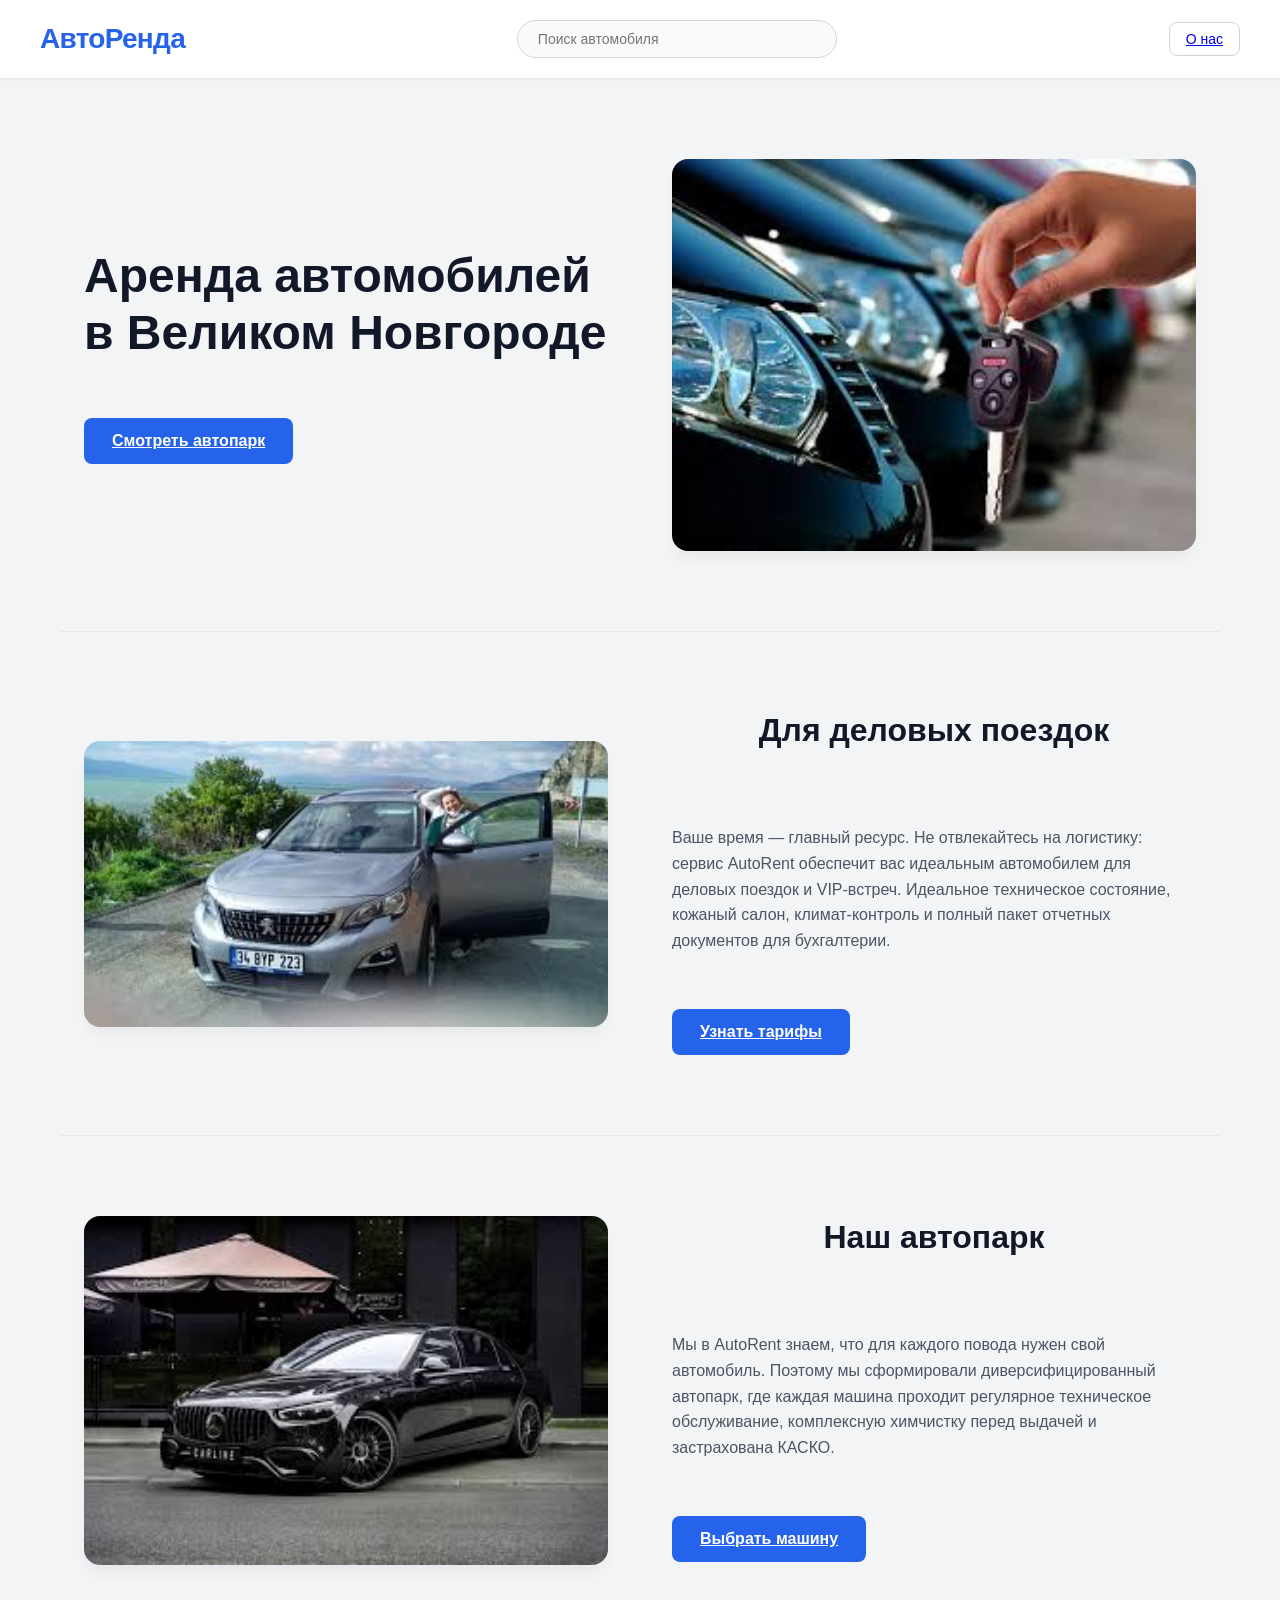
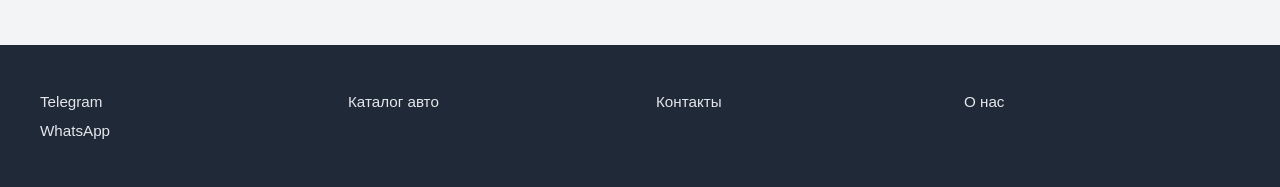
<file: index.html>
<!DOCTYPE html>
<html lang="ru">
<head>
    <meta charset="UTF-8">
    <meta name="viewport" content="width=device-width, initial-scale=1.0">
    <title>Аренда авто AutoRent</title>
    <link rel="stylesheet" href="style.css">
</head>
<body class="site-body">
    <section id="firstList" class="main-page">     
        <header class="site-header">
            <div class="header-container">
                <div class="site-logo">
                    <h2>АвтоРенда</h2>
                </div>
                <div class="search-wrapper">
                    <input type="search" id="search" placeholder="Поиск автомобиля" class="search-input">
                </div>
                <div class="auth-header-block">
                    <button id="btn-header-auth" class="btn-header"><a href="about.html">О нас</a></button>
                </div>
            </div>
        </header>

        <main class="site-content">
            <!-- Главный баннер -->
            <div class="hero-section">
                <div class="hero-text-block">
                    <h1 class="hero-title">
                        Аренда автомобилей в Великом Новгороде
                    </h1>
                    <a href="catalog.html" class="btn-large">Смотреть автопарк</a>
                </div>
                <div class="image-wrapper">
                    <img src="images/img3.jpg" alt="Комфортабельный автомобиль для аренды" class="responsive-img">
                </div>
            </div>
                
            <!-- Блок про бизнес-класс -->
            <div class="info-section">
                <div class="image-wrapper order-mobile-2">
                    <img src="images/img2.jpg" alt="Автомобиль бизнес-класса" class="responsive-img">
                </div>
                <div class="info-text-block order-mobile-1">
                    <h2 class="section-title">Для деловых поездок</h2>
                    <p class="section-paragraph">
                        Ваше время — главный ресурс. Не отвлекайтесь на логистику: сервис AutoRent обеспечит вас идеальным автомобилем для деловых поездок и VIP-встреч. Идеальное техническое состояние, кожаный салон, климат-контроль и полный пакет отчетных документов для бухгалтерии.
                    </p>
                    <a href="catalog.html" class="btn-large">Узнать тарифы</a>
                </div>
            </div>

            <!-- Блок про преимущества -->
            <div class="info-section">
                <div class="image-wrapper">
                    <img src="images/img1.jpg" alt="Наш автопарк" class="responsive-img">
                </div>
                <div class="info-text-block">
                    <h2 class="section-title">Наш автопарк</h2>
                    <p class="section-paragraph">
                        Мы в AutoRent знаем, что для каждого повода нужен свой автомобиль. Поэтому мы сформировали диверсифицированный автопарк, где каждая машина проходит регулярное техническое обслуживание, комплексную химчистку перед выдачей и застрахована КАСКО.
                    </p>
                    <a href="catalog.html" class="btn-large">Выбрать машину</a>
                </div>
            </div>
        </main>

        <footer class="site-footer">
            <div class="footer-grid">            
                <div class="footer-col">
                    <a href="https://t.me" class="footer-link-item">Telegram</a>
                    <a href="https://wa.me" class="footer-link-item">WhatsApp</a>
                </div>
                    
                <div class="footer-col">
                    <a href="#" class="footer-link">Каталог авто</a>
                </div>

                <div class="footer-col">
                    <a href="#" class="footer-link">Контакты</a>
                </div>

                <div class="footer-col">
                    <a href="about.html" class="footer-link leading-tight">
                        О нас
                    </a>
                </div>
            </div>
        </footer>
    </section> 
</body>
</html>
</file>
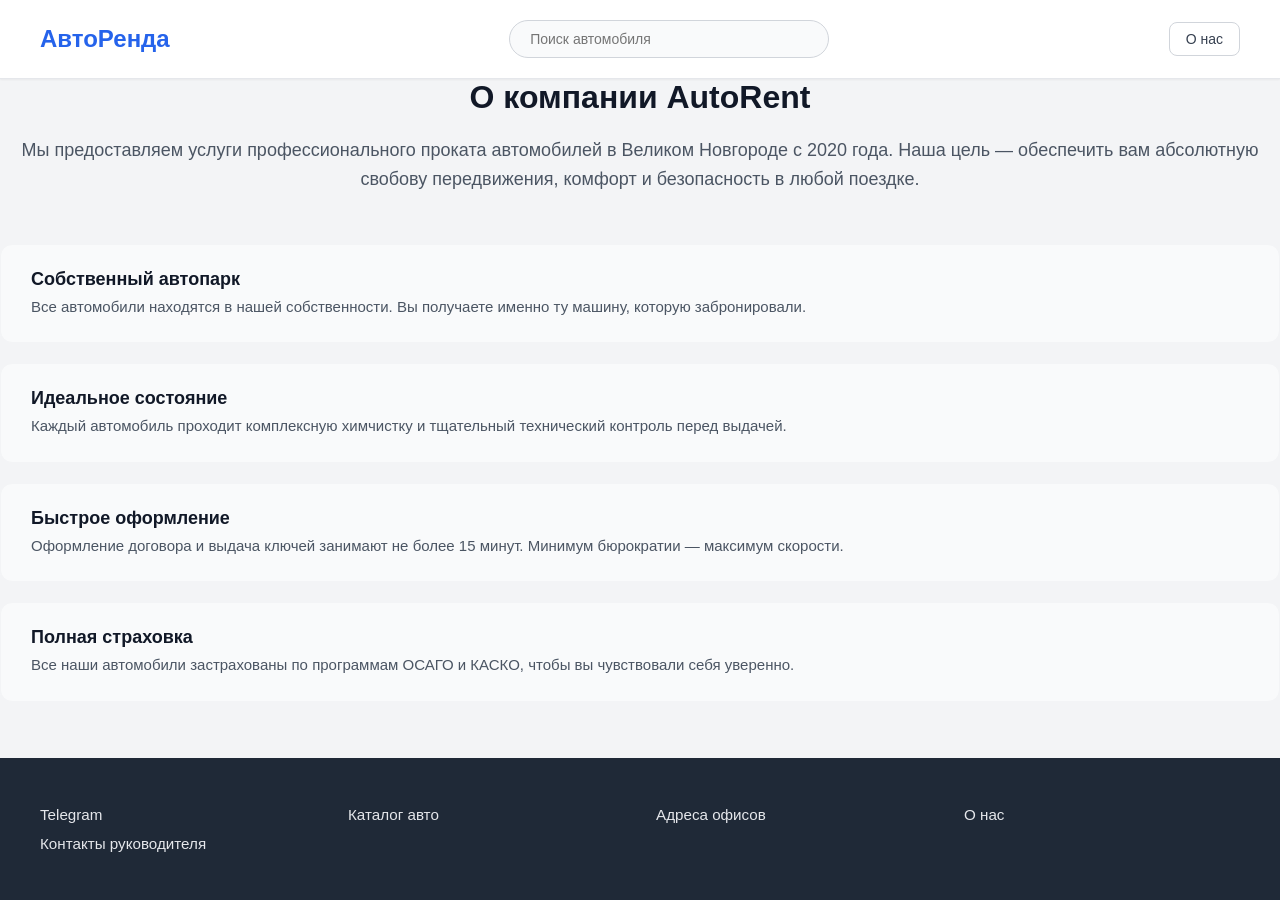
<file: about.html>
<!DOCTYPE html>
<html lang="en">
<head>
    <meta charset="UTF-8">
    <meta name="viewport" content="width=device-width, initial-scale=1.0">
    <title>Аренда авто — Сервис бронирования</title>
    <link rel="stylesheet" href="style.css">
</head>
<body class="site-body">
    <header class="site-header">
        <div class="header-container">
            <div class="site-logo">
            <a href="index.html" class="logo">АвтоРенда</a>
            </div>
            <div class="search-wrapper">
                <input type="search" id="search" placeholder="Поиск автомобиля" class="search-input">
            </div>
            <div class="auth-header-block">
                <button id="btn-header-auth" class="btn-header">О нас</button>
            </div>
        </div>
    </header>
    
    <div class="container">
        <h2 class="section-title">О компании AutoRent</h2>
        <p class="about-lead">Мы предоставляем услуги профессионального проката автомобилей в Великом Новгороде с 2020 года. Наша цель — обеспечить вам абсолютную свобову передвижения, комфорт и безопасность в любой поездке.</p>
        
        <!-- Преимущества в виде списка -->
        <div class="about-list">
            
            <div class="about-list-item">
                <div class="about-item-text">
                    <h3>Собственный автопарк</h3>
                    <p>Все автомобили находятся в нашей собственности. Вы получаете именно ту машину, которую забронировали.</p>
                </div>
            </div>
            
            <div class="about-list-item">
                <div class="about-item-text">
                    <h3>Идеальное состояние</h3>
                    <p>Каждый автомобиль проходит комплексную химчистку и тщательный технический контроль перед выдачей.</p>
                </div>
            </div>
            
            <div class="about-list-item">
                <div class="about-item-text">
                    <h3>Быстрое оформление</h3>
                    <p>Оформление договора и выдача ключей занимают не более 15 минут. Минимум бюрократии — максимум скорости.</p>
                </div>
            </div>
            
            <div class="about-list-item">
                <div class="about-item-text">
                    <h3>Полная страховка</h3>
                    <p>Все наши автомобили застрахованы по программам ОСАГО и КАСКО, чтобы вы чувствовали себя уверенно.</p>
                </div>
            </div>

        </div>
    </div>

    <!-- Подвал каталога -->
    <footer class="site-footer">
        <div class="footer-grid">
            <div class="footer-col">
                <a href="https://t.me" class="footer-link-item">Telegram</a>
                <a href="#" class="footer-link-item">Контакты руководителя</a>
            </div>
            <div class="footer-col">
                <a href="#" class="footer-link catalog-link-trigger">Каталог авто</a>
            </div>
            <div class="footer-col">
                <a href="#" class="footer-link">Адреса офисов</a>
            </div>
            <div class="footer-col">
                <a href="#" class="footer-link">О нас</a>
            </div>
        </div>
    </footer>
</body>
</html>
</file>
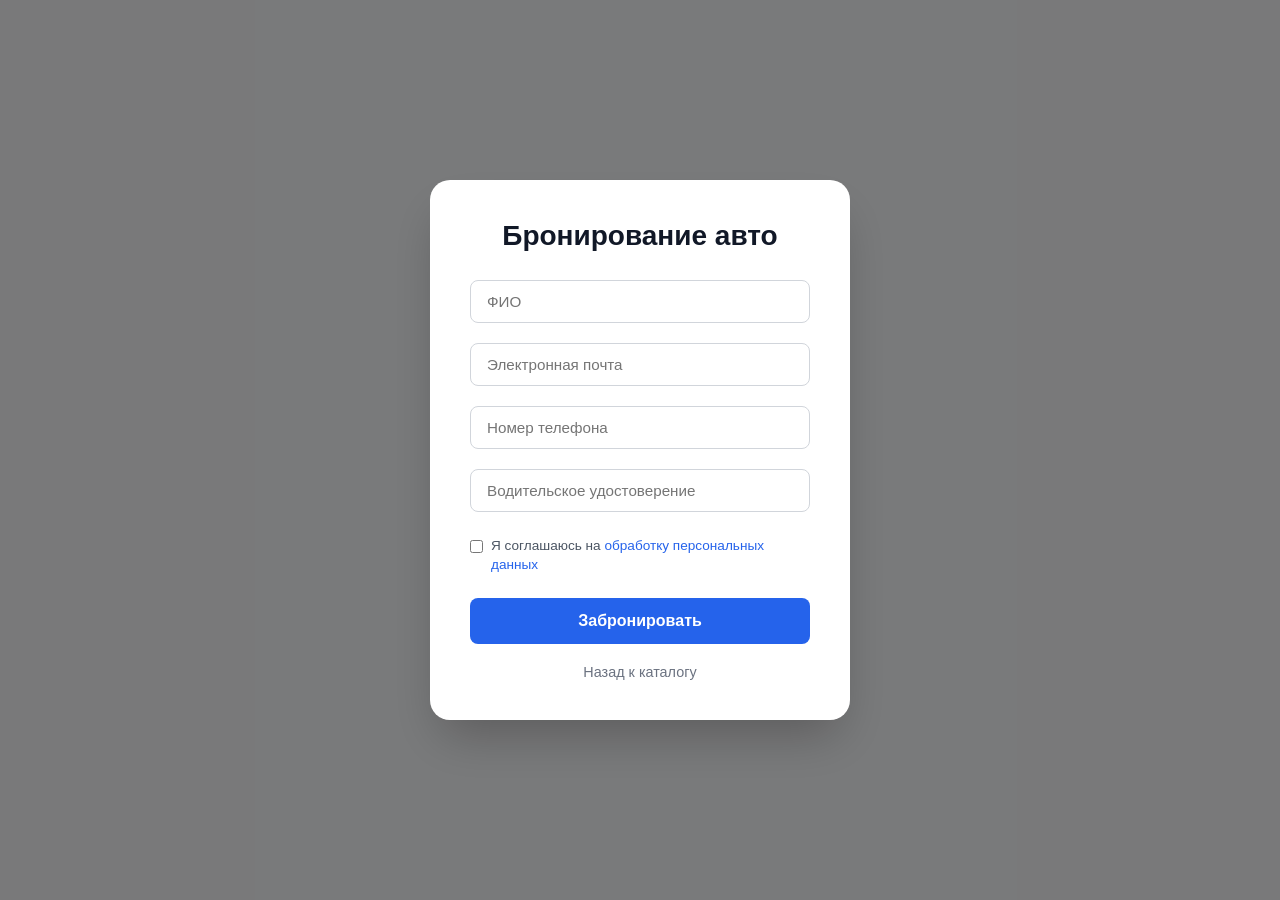
<file: booking.html>
<!DOCTYPE html>
<html lang="en">
<head>
    <meta charset="UTF-8">
    <meta name="viewport" content="width=device-width, initial-scale=1.0">
    <title>Бронирование</title>
    <link rel="stylesheet" href="style.css">
</head>
<body class="site-body">
    <!-- Контейнер модального окна (hidden управляет видимостью) -->
    <div class="auth-container hidden">
        <section id="page-register" class="auth-section">
            <h2 class="auth-title">Бронирование авто</h2>
            
            <input type="text" id="reg-name" placeholder="ФИО" class="form-input">
            <input type="email" id="reg-email" placeholder="Электронная почта" class="form-input">
            <input type="tel" id="reg-phone" placeholder="Номер телефона" class="form-input">
            <input type="text" id="reg-licence" placeholder="Водительское удостоверение" class="form-input">
                
            <div class="policy-wrapper">
                <input type="checkbox" id="reg-policy" class="policy-checkbox">
                <label for="reg-policy" class="policy-label">
                    Я соглашаюсь на <a href="#" class="policy-link">обработку персональных данных</a>
                </label>
            </div>

            <button id="btn-register" class="btn-primary">Забронировать</button>
            <a href="catalog.html" id="link-to-login" class="auth-link">Назад к каталогу</a>
        </section>
    </div>
</body>
</html>
</file>
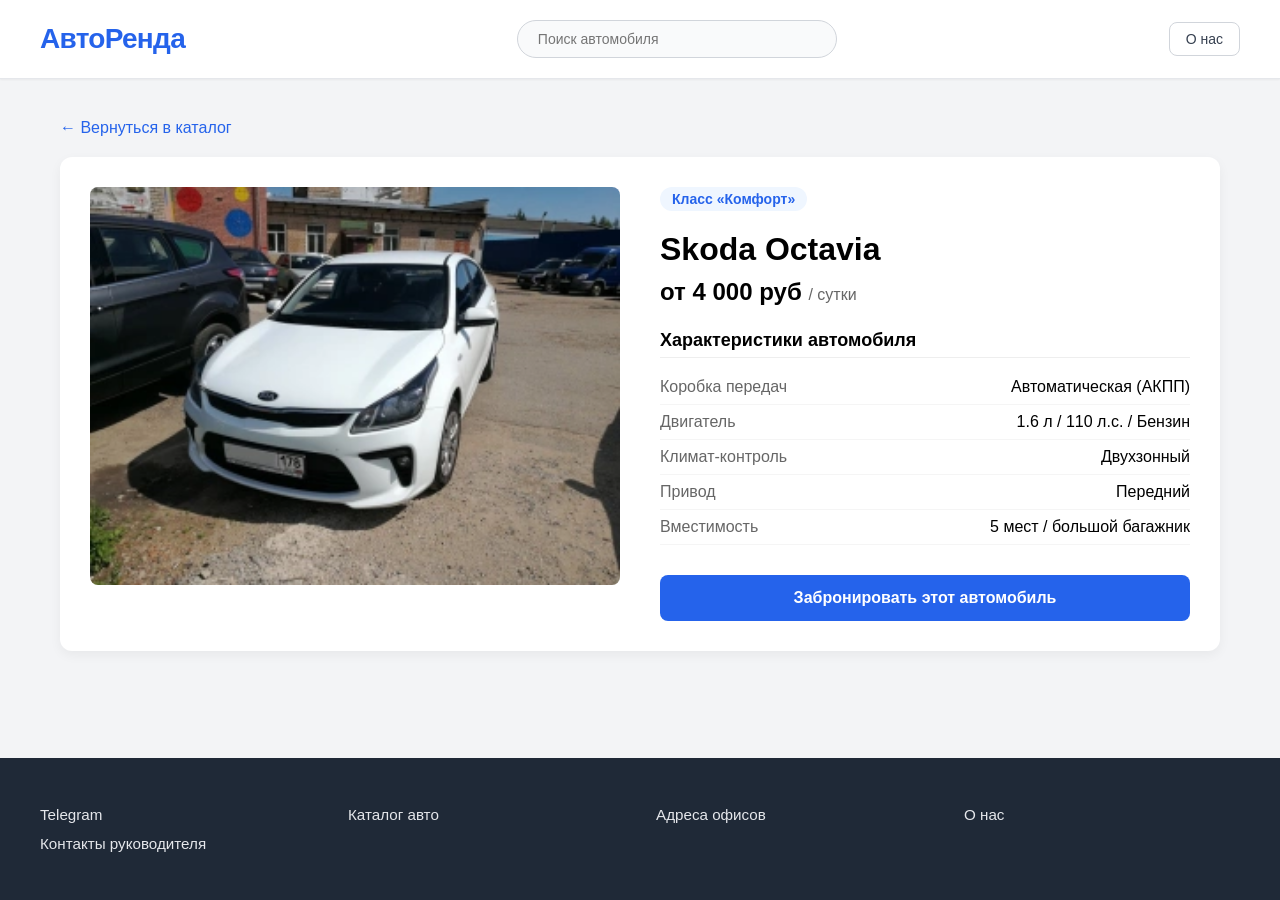
<file: car-details.html>
<!DOCTYPE html>
<html lang="en">
<head>
    <meta charset="UTF-8">
    <meta name="viewport" content="width=device-width, initial-scale=1.0">
    <title>Аренда авто</title>
    <link rel="stylesheet" href="style.css">
</head>
<body class="site-body">
    <!-- Шапка сайта -->
    <header class="site-header">
        <div class="header-container">
            <div class="site-logo">
            <h2>АвтоРенда</h2>
            </div>
            <div class="search-wrapper">
                <input type="search" id="search" placeholder="Поиск автомобиля" class="search-input">
            </div>
            <div class="auth-header-block">
                <button id="btn-header-auth" class="btn-header">О нас</button>
            </div>
        </div>
    </header>

    <main>
        <a href="catalog.html" class="back-link">← Вернуться в каталог</a>
        
        <div class="car-details">
            <!-- Блок с фото машины -->
            <div class="car-image">
                <!-- Замените src на вашу реальную картинку Шкоды Октавии -->
                <img src="images/kia.jpeg" alt="Skoda Octavia">
            </div>
            
            <!-- Блок с описанием и характеристиками -->
            <div class="car-info">
                <span class="class-badge">Класс «Комфорт»</span>
                <h1>Skoda Octavia</h1>
                
                <div class="price-box">
                    от 4 000 руб <span>/ сутки</span>
                </div>
                
                <div class="specs">
                    <h3>Характеристики автомобиля</h3>
                    <div class="spec-item">
                        <span class="spec-label">Коробка передач</span>
                        <span class="spec-value">Автоматическая (АКПП)</span>
                    </div>
                    <div class="spec-item">
                        <span class="spec-label">Двигатель</span>
                        <span class="spec-value">1.6 л / 110 л.с. / Бензин</span>
                    </div>
                    <div class="spec-item">
                        <span class="spec-label">Климат-контроль</span>
                        <span class="spec-value">Двухзонный</span>
                    </div>
                    <div class="spec-item">
                        <span class="spec-label">Привод</span>
                        <span class="spec-value">Передний</span>
                    </div>
                    <div class="spec-item">
                        <span class="spec-label">Вместимость</span>
                        <span class="spec-value">5 мест / большой багажник</span>
                    </div>
                </div>

                <a href="booking.html" class="btn-booking">Забронировать этот автомобиль</a>
            </div>
        </div>
    </main>
    
    <!-- Подвал каталога -->
    <footer class="site-footer">
        <div class="footer-grid">
            <div class="footer-col">
                <a href="https://t.me" class="footer-link-item">Telegram</a>
                <a href="#" class="footer-link-item">Контакты руководителя</a>
            </div>
            <div class="footer-col">
                <a href="#" class="footer-link catalog-link-trigger">Каталог авто</a>
            </div>
            <div class="footer-col">
                <a href="#" class="footer-link">Адреса офисов</a>
            </div>
            <div class="footer-col">
                <a href="#" class="footer-link">О нас</a>
            </div>
        </div>
    </footer>
</body>
</html>
</file>
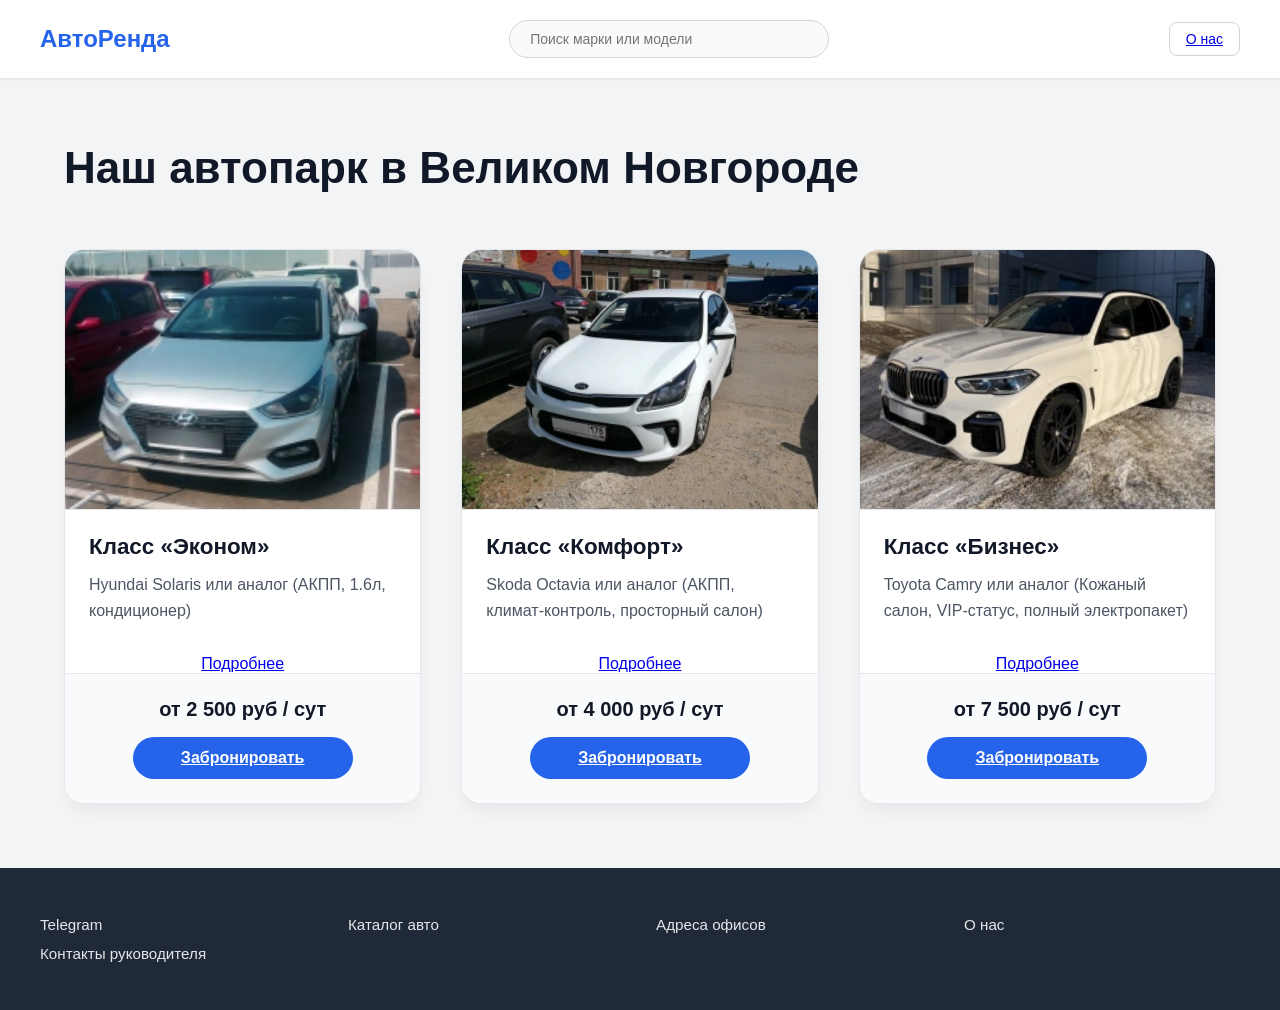
<file: catalog.html>
<!DOCTYPE html>
<html lang="ru">
<head>
    <meta charset="UTF-8">
    <meta name="viewport" content="width=device-width, initial-scale=1.0">
    <title>Каталог</title>
    <link rel="stylesheet" href="style.css">
</head>
<body class="site-body">
    <!-- Секция каталога (класс hidden убран для отображения) -->
    <section id="katalog" class="catalog-page">
        
        <!-- Шапка каталога -->
        <header class="site-header">
            <div class="header-container">
                <div class="site-logo logo-click-trigger">
                    <a href="index.html" class="logo">АвтоРенда</a>
                </div>
                <div class="search-wrapper">
                    <input type="search" placeholder="Поиск марки или модели" class="search-input header-search-trigger">
                </div>
                <div class="auth-header-placement">
                    <button id="btn-header-auth" class="btn-header"><a href="about.html">О нас</a></button>
                </div>
            </div>
        </header>

        <!-- Основной контент каталога -->
        <main class="catalog-content">
            <h1 class="catalog-main-title">Наш автопарк в Великом Новгороде</h1>
            
            <div class="catalog-grid">
            
                <!-- Карточка 1: Эконом -->
                <div class="catalog-card">
                    <div class="card-top">
                        <img class="card-img" src="images/henday.jpeg" alt="Hyundai Solaris">
                        <h3 class="card-title">Класс «Эконом»</h3>
                        <p class="card-description">Hyundai Solaris или аналог (АКПП, 1.6л, кондиционер)</p>
                        <a href="car-details.html" class="btn-more">Подробнее</a>
                    </div>
                    <div class="card-bottom">
                        <p class="card-price">от 2 500 руб / сут</p>
                        <a href="booking.html" class="btn-action" data-car-class="economy">Забронировать</a>
                    </div>
                </div>

                <!-- Карточка 2: Комфорт -->
                <div class="catalog-card">
                    <div class="card-top">
                        <img class="card-img" src="images/kia.jpeg" alt="Skoda Octavia">
                        <h3 class="card-title">Класс «Комфорт»</h3>
                        <p class="card-description">Skoda Octavia или аналог (АКПП, климат-контроль, просторный салон)</p>
                        <a href="car-details.html" class="btn-more">Подробнее</a>
                    </div>
                    <div class="card-bottom">
                        <p class="card-price">от 4 000 руб / сут</p>
                        <a href="booking.html" class="btn-action" data-car-class="economy">Забронировать</a>
                    </div>
                </div>
                    
                <!-- Карточка 3: Бизнес -->
                <div class="catalog-card">
                    <div class="card-top">
                        <img class="card-img" src="images/wedro.jpeg" alt="Toyota Camry">
                        <h3 class="card-title">Класс «Бизнес»</h3>
                        <p class="card-description">Toyota Camry или аналог (Кожаный салон, VIP-статус, полный электропакет)</p>
                        <a href="car-details.html" class="btn-more">Подробнее</a>
                    </div>
                    <div class="card-bottom">
                        <p class="card-price">от 7 500 руб / сут</p>
                        <a href="booking.html" class="btn-action" data-car-class="economy">Забронировать</a>
                    </div>
                </div>

            </div>
        </main>

        <!-- Подвал каталога -->
        <footer class="site-footer">
            <div class="footer-grid">
                <div class="footer-col">
                    <a href="https://t.me" class="footer-link-item">Telegram</a>
                    <a href="#" class="footer-link-item">Контакты руководителя</a>
                </div>
                <div class="footer-col">
                    <a href="#" class="footer-link catalog-link-trigger">Каталог авто</a>
                </div>
                <div class="footer-col">
                    <a href="#" class="footer-link">Адреса офисов</a>
                </div>
                <div class="footer-col">
                    <a href="#" class="footer-link">О нас</a>
                </div>
            </div>
        </footer>
    </section>
</body>
</html>
</file>
<file: style.css>
* {
    box-sizing: border-box;
    margin: 0;
    padding: 0;
}

html, body {
    height: 100%;
}

.site-body {
    background-color: #f3f4f6;
    min-height: 100vh;
    display: flex;
    flex-direction: column;
    font-family: -apple-system, BlinkMacSystemFont, "Segoe UI", Roboto, Helvetica, Arial, sans-serif;
    -webkit-font-smoothing: antialiased;
}

.hidden {
    display: none !important;
}

.site-header {
    padding: 1.25rem 2rem;
    background-color: #ffffff;
    border-bottom: 1px solid #e5e7eb;
    box-shadow: 0 1px 2px rgba(0, 0, 0, 0.05);
}

.header-container {
    max-width: 1200px;
    margin: 0 auto;
    display: flex;
    justify-content: space-between;
    align-items: center;
    gap: 1rem;
}

.site-logo h2 {
    color: #2563eb;
    font-weight: 900;
    font-size: 1.75rem;
    letter-spacing: -0.025em;
    cursor: pointer;
}

.search-wrapper {
    width: 20rem;
}

.search-input {
    width: 100%;
    padding: 0.625rem 1.25rem;
    border: 1px solid #d1d5db;
    border-radius: 9999px;
    background-color: #f9fafb;
    font-size: 0.875rem;
    outline: none;
    transition: all 0.2s ease;
}

.search-input:focus {
    border-color: #2563eb;
    background-color: #ffffff;
    box-shadow: 0 0 0 3px rgba(37, 99, 235, 0.15);
}

.btn-header {
    background-color: transparent;
    color: #374151;
    border: 1px solid #d1d5db;
    padding: 0.5rem 1rem;
    border-radius: 0.5rem;
    font-weight: 500;
    font-size: 0.875rem;
    cursor: pointer;
    transition: all 0.2s;
}

.btn-header:hover {
    background-color: #f9fafb;
    border-color: #9ca3af;
}

.main-page, .catalog-page {
    display: flex;
    flex-direction: column;
    min-height: 100vh;
}

.site-content {
    flex: 1 0 auto;
    width: 100%;
    max-width: 1200px;
    margin: 0 auto;
}

.hero-section, .info-section {
    padding: 3rem 1.5rem;
    display: grid;
    grid-template-columns: 1fr;
    gap: 2rem;
    align-items: center;
}

.info-section {
    border-top: 1px solid #e5e7eb;
}

.hero-text-block, .info-text-block {
    display: flex;
    flex-direction: column;
    gap: 3.5rem;
}

.hero-title {
    font-size: 3.5rem;
    font-weight: 800;
    color: #111827;
    line-height: 1.2;
}

.section-title {
    font-size: 1.75rem;
    font-weight: 700;
    color: #111827;
}

.section-paragraph {
    font-size: 1rem;
    color: #4b5563;
    line-height: 1.6;
}

.btn-large {
    background-color: #2563eb;
    color: #ffffff;
    border: none;
    padding: 0.875rem 1.75rem;
    border-radius: 0.5rem;
    font-size: 1rem;
    font-weight: 600;
    cursor: pointer;
    width: max-content;
    transition: background-color 0.2s;
}

.btn-large:hover {
    background-color: #1d4ed8;
}

.image-wrapper {
    display: flex;
    justify-content: center;
    width: 100%;
}

.responsive-img {
    width: 100%;
    max-width: 550px;
    height: auto;
    border-radius: 1rem;
    box-shadow: 0 10px 15px -3px rgba(0, 0, 0, 0.05);
}

.catalog-content {
    flex: 1 0 auto;
    width: 100%;
    max-width: 1200px;
    margin: 0 auto;
    padding: 4rem 1.5rem;
}

.catalog-main-title {
    font-size: 2.25rem;
    font-weight: 800;
    color: #111827;
    margin-bottom: 2.5rem;
    text-align: center;
}

.catalog-grid {
    display: grid;
    grid-template-columns: 1fr;
    gap: 2.5rem;
}

.catalog-card {
    background-color: #ffffff;
    border-radius: 1.25rem;
    overflow: hidden;
    display: flex;
    flex-direction: column;
    justify-content: space-between;
    box-shadow: 0 10px 15px -3px rgba(0, 0, 0, 0.05);
    transition: transform 0.2s ease, box-shadow 0.2s ease;
    border: 1px solid #e5e7eb;
}

.catalog-card:hover {
    transform: translateY(-5px);
    box-shadow: 0 20px 25px -5px rgba(0, 0, 0, 0.1);
}

.card-top {
    display: flex;
    flex-direction: column;
}

.card-img {
    width: 100%;
    height: 260px;
    object-fit: cover;
    background-color: #f3f4f6;
    border-bottom: 1px solid #e5e7eb;
}

.card-title {
    font-size: 1.4rem;
    font-weight: 700;
    color: #111827;
    padding: 1.5rem 1.5rem 0.75rem;
}

.card-description {
    font-size: 1rem;
    color: #4b5563;
    line-height: 1.6;
    padding: 0 1.5rem 2rem;
}

.card-bottom {
    padding: 1.5rem;
    background-color: #f9fafb;
    border-top: 1px solid #e5e7eb;
    display: flex;
    flex-direction: column; 
    align-items: center;    
    gap: 1rem;              
}

.card-price {
    font-size: 1.25rem;
    font-weight: 800;
    color: #111827;
    text-align: center;
}

.btn-action {
    background-color: #2563eb;
    color: #ffffff;
    border: none;
    padding: 0.75rem 2rem;
    border-radius: 40px;
    font-size: 1rem;
    font-weight: 600;
    cursor: pointer;
    transition: background-color 0.2s ease;
    width: 100%;           
    max-width: 220px;
    text-align: center;
}

.btn-action:hover {
    background-color: #1d4ed8;
}

.site-footer {
    background-color: #1f2937;
    color: #9ca3af;
    padding: 3rem 1.5rem;
    margin-top: auto;
    flex-shrink: 0;
}

.footer-grid {
    max-width: 1200px;
    margin: 0 auto;
    display: grid;
    grid-template-columns: repeat(2, 1fr);
    gap: 2rem;
}

.footer-col {
    display: flex;
    flex-direction: column;
    gap: 0.75rem;
}

.footer-link-item, .footer-link {
    font-size: 0.95rem;
    color: #e5e7eb;
    text-decoration: none;
    transition: color 0.2s;
    cursor: pointer;
}

.footer-link-item:hover, .footer-link:hover {
    color: #60a5fa;
}

@media (min-width: 768px) {
    .hero-section, .info-section {
        grid-template-columns: 1fr 1fr;
        padding: 5rem 1.5rem;
        gap: 4rem;
    }

    .hero-title { font-size: 3rem; }
    .section-title { font-size: 2.25rem; }

    .order-mobile-1 { order: 0; }
    .order-mobile-2 { order: 0; }

    .catalog-grid {
        grid-template-columns: repeat(2, 1fr);
    }
}

@media (min-width: 1024px) {
    .catalog-grid {
        grid-template-columns: repeat(3, 1fr);
        gap: 2.5rem;
    }
    
    .catalog-main-title {
        font-size: 2.75rem;
        text-align: left;
        margin-bottom: 3.5rem;
    }

    .footer-grid {
        grid-template-columns: repeat(4, 1fr);
    }
}

.auth-container {
    position: fixed;
    top: 0;
    left: 0;
    width: 100vw;
    height: 100vh;
    background-color: rgba(0, 0, 0, 0.5);
    display: flex !important;
    align-items: center;
    justify-content: center;
    z-index: 1000;
    padding: 1rem;
}

.auth-section {
    background-color: #ffffff;
    padding: 2.5rem;
    border-radius: 1.25rem;
    width: 100%;
    max-width: 420px;
    box-shadow: 0 25px 50px -12px rgba(0, 0, 0, 0.25);
    display: flex;
    flex-direction: column;
    gap: 1.25rem;
}

.auth-title {
    font-size: 1.75rem;
    font-weight: 800;
    color: #111827;
    text-align: center;
    margin-bottom: 0.5rem;
}

.form-input {
    width: 100%;
    padding: 0.75rem 1rem;
    border: 1px solid #d1d5db;
    border-radius: 0.5rem;
    font-size: 0.95rem;
    outline: none;
    transition: all 0.2s ease;
}

.form-input:focus {
    border-color: #2563eb;
    box-shadow: 0 0 0 3px rgba(37, 99, 235, 0.15);
}

.policy-wrapper {
    display: flex;
    align-items: flex-start;
    gap: 0.5rem;
    margin: 0.25rem 0;
}

.policy-checkbox {
    margin-top: 0.25rem;
    cursor: pointer;
}

.policy-label {
    font-size: 0.85rem;
    color: #4b5563;
    line-height: 1.4;
}

.policy-link {
    color: #2563eb;
    text-decoration: none;
}

.policy-link:hover {
    text-decoration: underline;
}

.btn-primary {
    background-color: #2563eb;
    color: #ffffff;
    border: none;
    padding: 0.875rem;
    border-radius: 0.5rem;
    font-size: 1rem;
    font-weight: 600;
    cursor: pointer;
    transition: background-color 0.2s;
    text-align: center;
}

.btn-primary:hover {
    background-color: #1d4ed8;
}

.auth-link {
    font-size: 0.9rem;
    color: #6b7280;
    text-decoration: none;
    text-align: center;
    transition: color 0.2s;
}

.auth-link:hover {
    color: #111827;
}

main {
    flex: 1;
    max-width: 1200px;
    margin: 40px auto;
    padding: 0 20px;
    width: 100%;
}

.back-link {
    display: inline-block;
    margin-bottom: 20px;
    color: #2563eb;
    text-decoration: none;
}

.back-link:hover {
    text-decoration: underline;
}

.car-details {
    display: grid;
    grid-template-columns: 1fr 1fr;
    gap: 40px;
    background: #fff;
    padding: 30px;
    border-radius: 12px;
    box-shadow: 0 4px 12px rgba(0, 0, 0, 0.05);
}

.car-image img {
    width: 100%;
    height: auto;
    border-radius: 8px;
    object-fit: cover;
}

.car-info h1 {
    font-size: 32px;
    margin-bottom: 10px;
}

.class-badge {
    display: inline-block;
    padding: 4px 12px;
    background: #eff6ff;
    color: #2563eb;
    border-radius: 20px;
    font-size: 14px;
    font-weight: bold;
    margin-bottom: 20px;
}

.price-box {
    font-size: 24px;
    font-weight: bold;
    color: #000;
    margin-bottom: 24px;
}

.price-box span {
    color: #666;
    font-size: 16px;
    font-weight: normal;
}

.specs {
    margin-bottom: 30px;
}

.specs h3 {
    margin-bottom: 12px;
    font-size: 18px;
    border-bottom: 1px solid #eee;
    padding-bottom: 6px;
}

.spec-item {
    display: flex;
    justify-content: space-between;
    padding: 8px 0;
    border-bottom: 1px solid #f5f5f5;
}

.spec-label {
    color: #666;
}

.spec-value {
    font-weight: 500;
}

.btn-booking {
    display: block;
    width: 100%;
    text-align: center;
    background: #2563eb;
    color: #fff;
    padding: 14px;
    border-radius: 8px;
    text-decoration: none;
    font-weight: bold;
    font-size: 16px;
    transition: background 0.2s;
}

.btn-booking:hover {
    background: #1d4ed8;
}

.btn-more {
    text-align: center;
}

.about-section {
    padding: 80px 20px;
    background-color: #ffffff;
}

.about-section .container {
    max-width: 800px;
    margin: 0 auto;
}

.section-title {
    font-size: 32px;
    font-weight: bold;
    color: #111827;
    text-align: center;
    margin-bottom: 20px;
}

.about-lead {
    font-size: 18px;
    color: #4b5563;
    text-align: center;
    margin-bottom: 50px;
    line-height: 1.6;
}

.about-list {
    display: flex;
    flex-direction: column;
    gap: 20px;
}

.about-list-item {
    display: flex;
    align-items: center;
    background: #f9fafb;
    padding: 24px 30px;
    border-radius: 12px;
    border: 1px solid #f3f4f6;
    transition: background-color 0.2s;
}

.about-list-item:hover {
    background: #f3f4f6;
}

.about-item-icon {
    font-size: 36px;
    margin-right: 24px;
    min-width: 50px;
    text-align: center;
}

.about-item-text {
    flex: 1;
}

.about-item-text h3 {
    font-size: 18px;
    font-weight: bold;
    color: #111827;
    margin-bottom: 6px;
}

.about-item-text p {
    font-size: 15px;
    color: #4b5563;
    line-height: 1.5;
}

@media (max-width: 640px) {
    .about-list-item {
        flex-direction: column;
        text-align: center;
        padding: 20px;
    }
    
    .about-item-icon {
        margin-right: 0;
        margin-bottom: 12px;
    }
    
    .section-title {
        font-size: 26px;
    }
}

.logo {
    font-size: 24px;
    font-weight: bold;
    color: #000;
    text-decoration: none;
    cursor: pointer; 
    color: #2563eb;      
}

.logo span {
    color: #2563eb;
}
</file>
